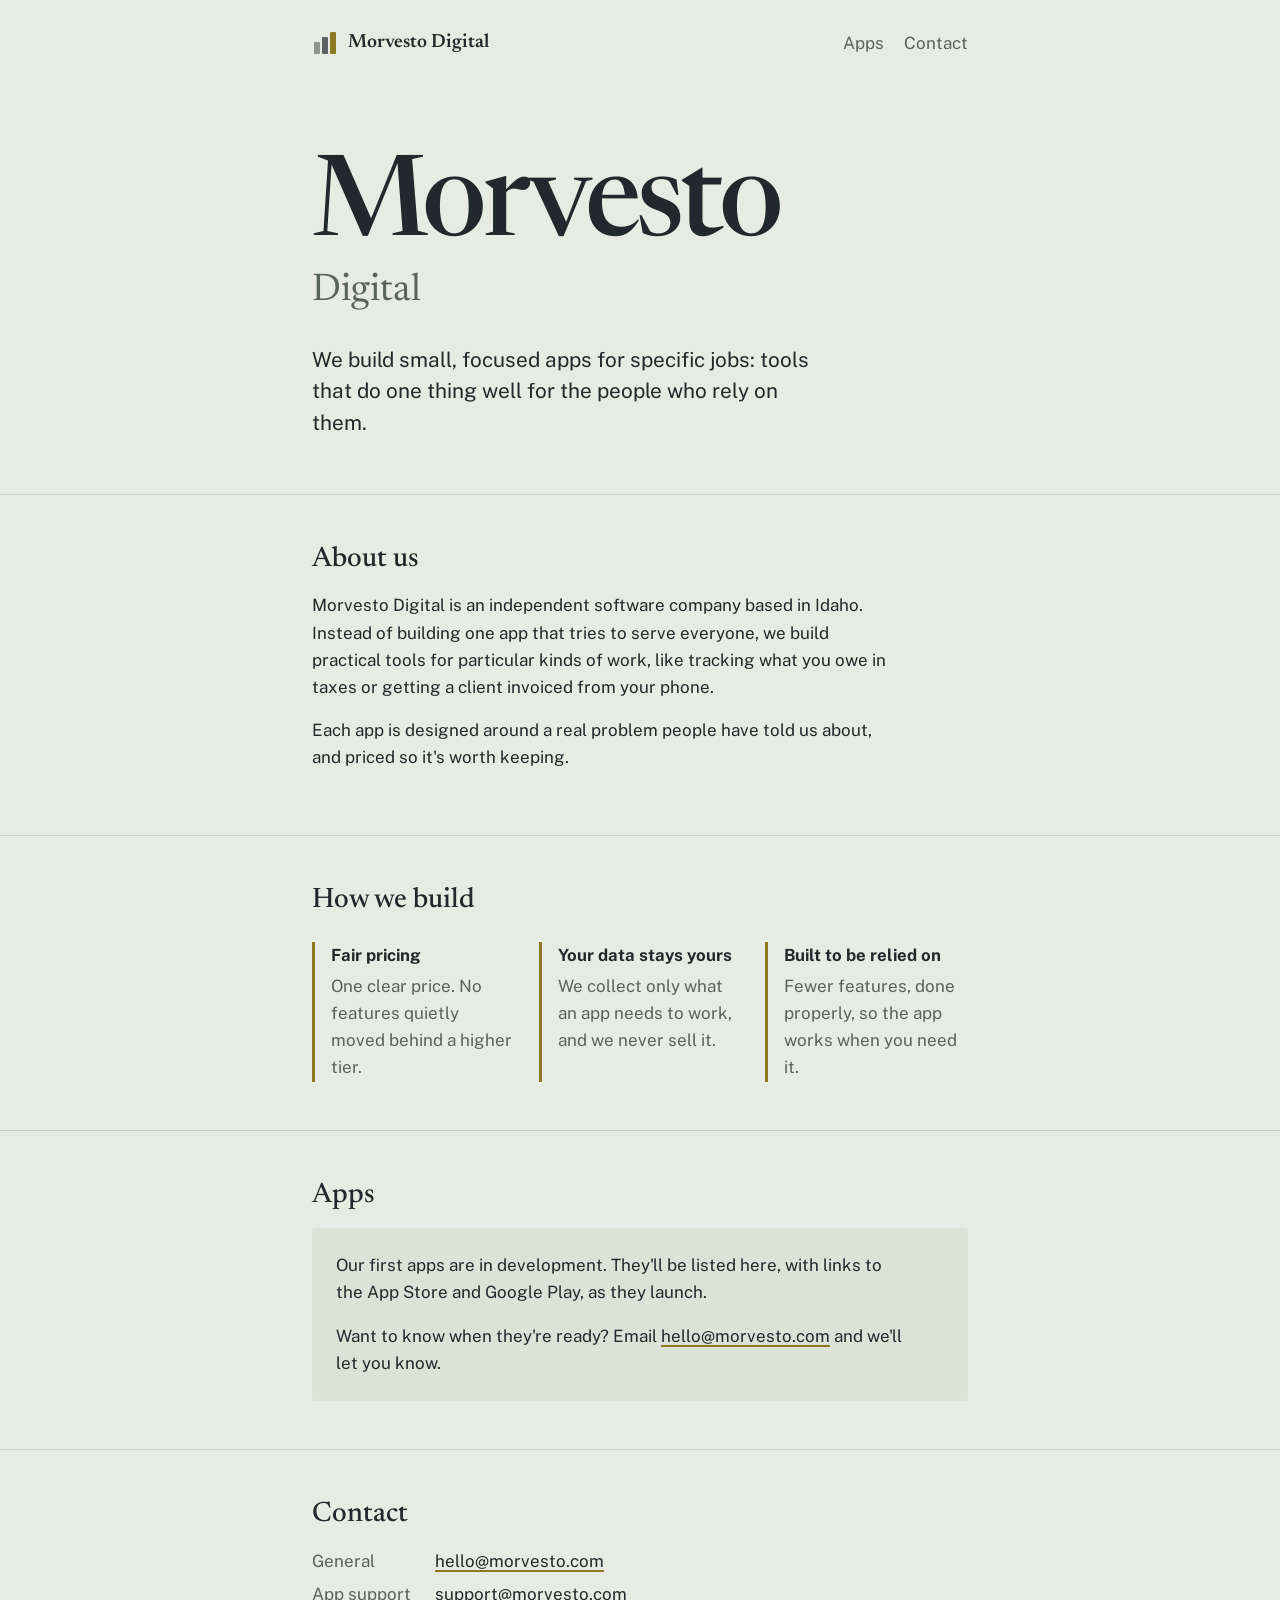
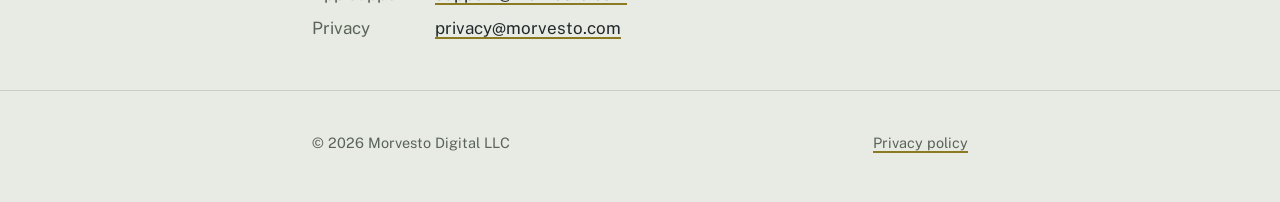
<file: index.html>
<!doctype html>
<html lang="en">
<head>
<meta charset="utf-8"><meta name="viewport" content="width=device-width, initial-scale=1"><link rel="preconnect" href="https://fonts.googleapis.com"><link rel="preconnect" href="https://fonts.gstatic.com" crossorigin><link href="https://fonts.googleapis.com/css2?family=Newsreader:opsz,wght@6..72,400;6..72,500;6..72,600&family=Public+Sans:wght@400;600&display=swap" rel="stylesheet"><link rel="stylesheet" href="styles.css">
<title>Morvesto Digital LLC | Focused apps for specific jobs</title>
<meta name="description" content="Morvesto Digital is an independent software company in Idaho building focused, fairly priced apps for specific kinds of work.">
<link rel="icon" href="data:image/svg+xml,%3Csvg xmlns='http://www.w3.org/2000/svg' viewBox='0 0 26 26'%3E%3Crect x='2' y='12' width='6' height='12' rx='1' fill='%2322282B' opacity='.5'/%3E%3Crect x='10' y='7' width='6' height='17' rx='1' fill='%2322282B' opacity='.75'/%3E%3Crect x='18' y='2' width='6' height='22' rx='1' fill='%238C7A22'/%3E%3C/svg%3E">
</head>
<body>
<header class="site"><div class="wrap">
  <a class="mark" href="/"><svg viewBox="0 0 26 26" aria-hidden="true"><rect x="2" y="12" width="6" height="12" rx="1" fill="currentColor" opacity=".45"/><rect x="10" y="7" width="6" height="17" rx="1" fill="currentColor" opacity=".7"/><rect x="18" y="2" width="6" height="22" rx="1" fill="#8C7A22"/></svg> Morvesto Digital</a>
  <nav><a href="#apps">Apps</a><a href="#contact">Contact</a></nav>
</div></header>

<main>
<div class="hero"><div class="wrap">
  <h1 class="wordmark">Morvesto<span>Digital</span></h1>
  <p class="lede">We build small, focused apps for specific jobs: tools that do one thing well for the people who rely on them.</p>
</div></div>

<section id="about"><div class="wrap">
  <h2>About us</h2>
  <p>Morvesto Digital is an independent software company based in Idaho. Instead of building one app that tries to serve everyone, we build practical tools for particular kinds of work, like tracking what you owe in taxes or getting a client invoiced from your phone.</p>
  <p>Each app is designed around a real problem people have told us about, and priced so it's worth keeping.</p>
</div></section>

<section id="approach"><div class="wrap">
  <h2>How we build</h2>
  <div class="principles">
    <div><h3>Fair pricing</h3><p>One clear price. No features quietly moved behind a higher tier.</p></div>
    <div><h3>Your data stays yours</h3><p>We collect only what an app needs to work, and we never sell it.</p></div>
    <div><h3>Built to be relied on</h3><p>Fewer features, done properly, so the app works when you need it.</p></div>
  </div>
</div></section>

<section id="apps"><div class="wrap">
  <h2>Apps</h2>
  <div class="status">
    <p>Our first apps are in development. They'll be listed here, with links to the App Store and Google Play, as they launch.</p>
    <p>Want to know when they're ready? Email <a href="mailto:hello@morvesto.com?subject=Let%20me%20know%20when%20apps%20launch">hello@morvesto.com</a> and we'll let you know.</p>
  </div>
</div></section>

<section id="contact" class="contact"><div class="wrap">
  <h2>Contact</h2>
  <dl>
    <dt>General</dt><dd><a href="mailto:hello@morvesto.com">hello@morvesto.com</a></dd>
    <dt>App support</dt><dd><a href="mailto:support@morvesto.com">support@morvesto.com</a></dd>
    <dt>Privacy</dt><dd><a href="mailto:privacy@morvesto.com">privacy@morvesto.com</a></dd>
  </dl>
</div></section>
</main>

<footer><div class="wrap">
  <span>&copy; 2026 Morvesto Digital LLC</span>
  <span><a href="privacy.html">Privacy policy</a></span>
</div></footer>
</body>
</html>
</file>
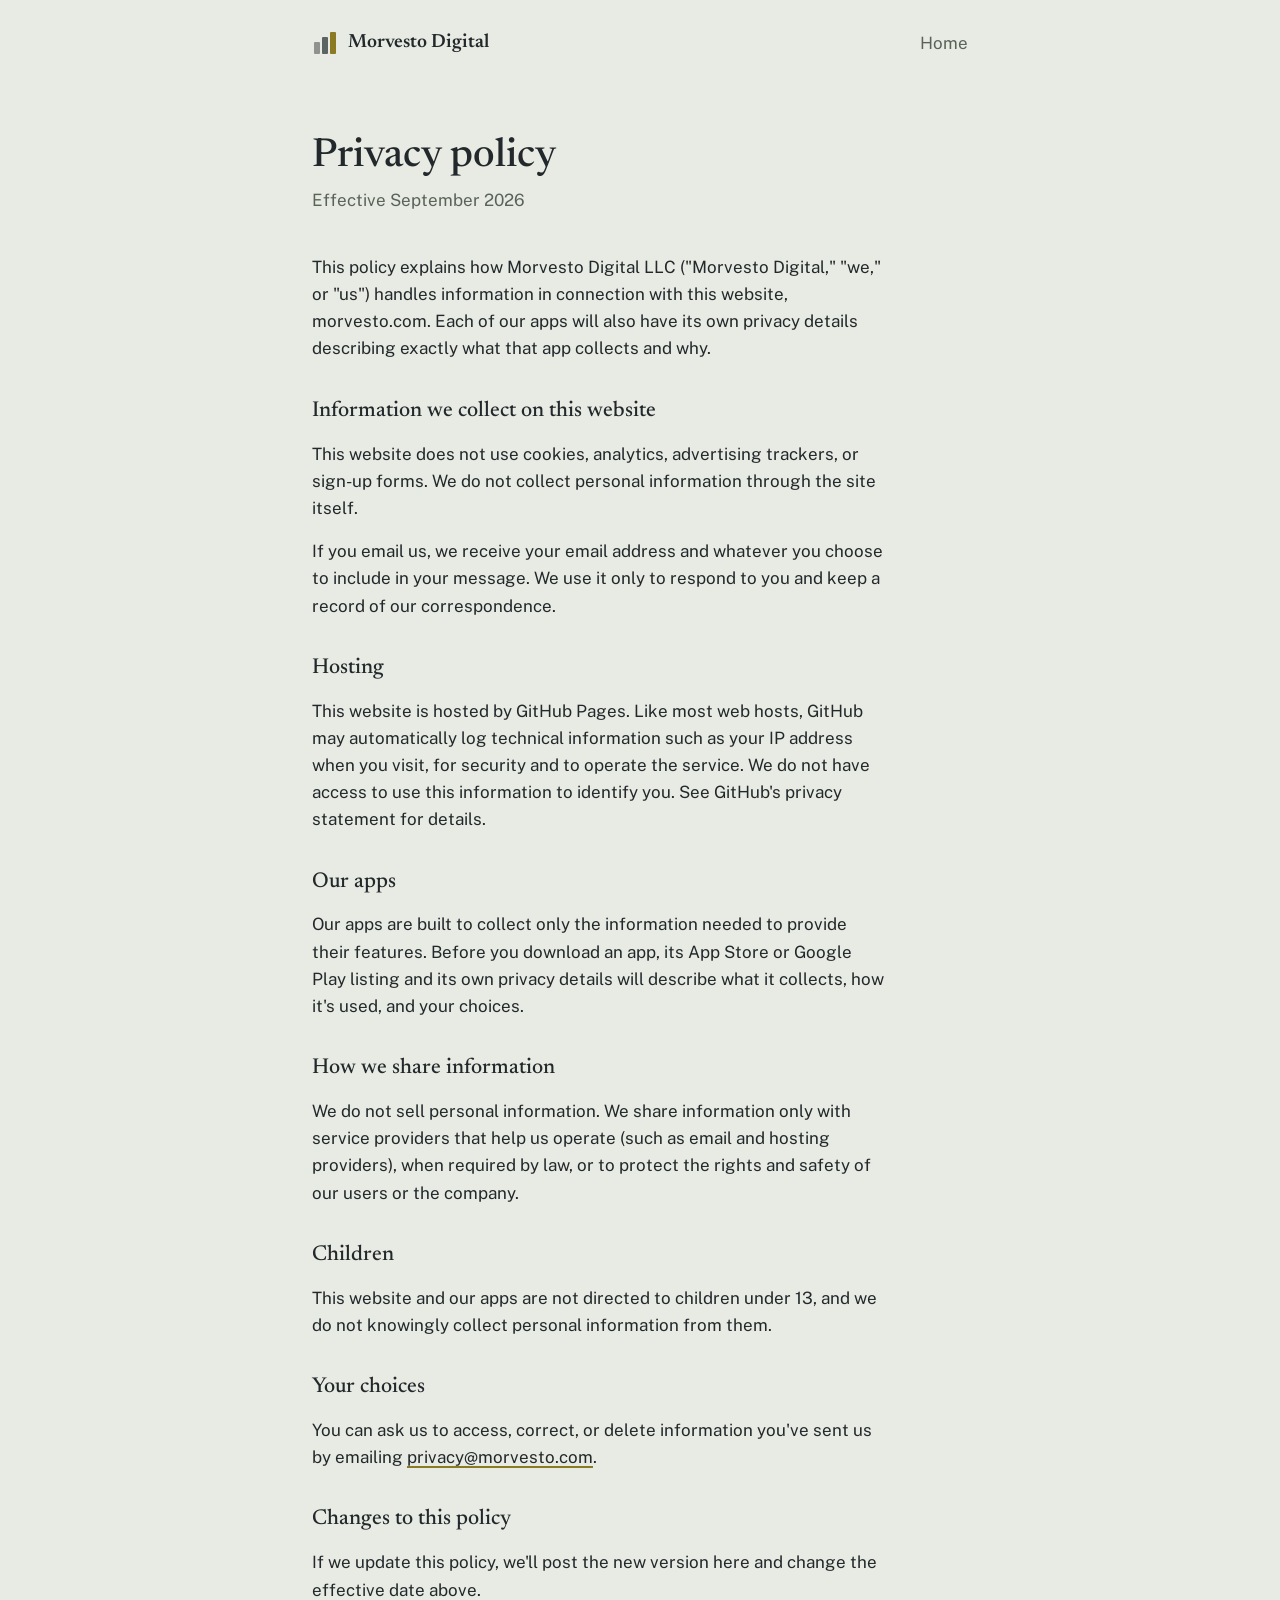
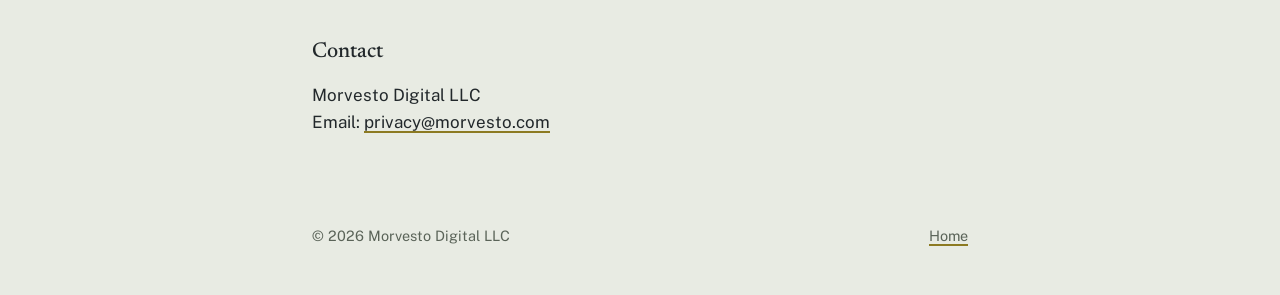
<file: privacy.html>
<!doctype html>
<html lang="en">
<head>
<meta charset="utf-8"><meta name="viewport" content="width=device-width, initial-scale=1"><link rel="preconnect" href="https://fonts.googleapis.com"><link rel="preconnect" href="https://fonts.gstatic.com" crossorigin><link href="https://fonts.googleapis.com/css2?family=Newsreader:opsz,wght@6..72,400;6..72,500;6..72,600&family=Public+Sans:wght@400;600&display=swap" rel="stylesheet"><link rel="stylesheet" href="styles.css">
<title>Privacy policy | Morvesto Digital LLC</title>
<link rel="icon" href="data:image/svg+xml,%3Csvg xmlns='http://www.w3.org/2000/svg' viewBox='0 0 26 26'%3E%3Crect x='2' y='12' width='6' height='12' rx='1' fill='%2322282B' opacity='.5'/%3E%3Crect x='10' y='7' width='6' height='17' rx='1' fill='%2322282B' opacity='.75'/%3E%3Crect x='18' y='2' width='6' height='22' rx='1' fill='%238C7A22'/%3E%3C/svg%3E">
</head>
<body>
<header class="site"><div class="wrap">
  <a class="mark" href="/"><svg viewBox="0 0 26 26" aria-hidden="true"><rect x="2" y="12" width="6" height="12" rx="1" fill="currentColor" opacity=".45"/><rect x="10" y="7" width="6" height="17" rx="1" fill="currentColor" opacity=".7"/><rect x="18" y="2" width="6" height="22" rx="1" fill="#8C7A22"/></svg> Morvesto Digital</a>
  <nav><a href="/">Home</a></nav>
</div></header>
<main class="doc"><div class="wrap">
  <h1>Privacy policy</h1>
  <p class="meta">Effective September 2026</p>

  <p>This policy explains how Morvesto Digital LLC ("Morvesto Digital," "we," or "us") handles information in connection with this website, morvesto.com. Each of our apps will also have its own privacy details describing exactly what that app collects and why.</p>

  <h2>Information we collect on this website</h2>
  <p>This website does not use cookies, analytics, advertising trackers, or sign-up forms. We do not collect personal information through the site itself.</p>
  <p>If you email us, we receive your email address and whatever you choose to include in your message. We use it only to respond to you and keep a record of our correspondence.</p>

  <h2>Hosting</h2>
  <p>This website is hosted by GitHub Pages. Like most web hosts, GitHub may automatically log technical information such as your IP address when you visit, for security and to operate the service. We do not have access to use this information to identify you. See GitHub's privacy statement for details.</p>

  <h2>Our apps</h2>
  <p>Our apps are built to collect only the information needed to provide their features. Before you download an app, its App Store or Google Play listing and its own privacy details will describe what it collects, how it's used, and your choices.</p>

  <h2>How we share information</h2>
  <p>We do not sell personal information. We share information only with service providers that help us operate (such as email and hosting providers), when required by law, or to protect the rights and safety of our users or the company.</p>

  <h2>Children</h2>
  <p>This website and our apps are not directed to children under 13, and we do not knowingly collect personal information from them.</p>

  <h2>Your choices</h2>
  <p>You can ask us to access, correct, or delete information you've sent us by emailing <a href="mailto:privacy@morvesto.com">privacy@morvesto.com</a>.</p>

  <h2>Changes to this policy</h2>
  <p>If we update this policy, we'll post the new version here and change the effective date above.</p>

  <h2>Contact</h2>
  <p>Morvesto Digital LLC<br>Email: <a href="mailto:privacy@morvesto.com">privacy@morvesto.com</a></p>
</div></main>
<footer><div class="wrap">
  <span>&copy; 2026 Morvesto Digital LLC</span>
  <span><a href="/">Home</a></span>
</div></footer>
</body>
</html>
</file>
<file: styles.css>
:root{
  --paper:#E8EBE3;      /* sage paper */
  --ink:#22282B;        /* basalt */
  --muted:#5A6358;      /* sagebrush shadow */
  --line:#C9CFC2;
  --lichen:#8C7A22;     /* lichen gold accent */
  --panel:#DDE2D6;
  --maxw:44rem;
}
@media (prefers-color-scheme: dark){
  :root{--paper:#1E2325;--ink:#E4E8DF;--muted:#A4AD9F;--line:#3A4245;--lichen:#CDB75A;--panel:#262C2E;}
}
*{box-sizing:border-box}
html{-webkit-text-size-adjust:100%}
body{margin:0;background:var(--paper);color:var(--ink);
  font-family:"Public Sans",system-ui,-apple-system,"Segoe UI",sans-serif;
  font-size:1.0625rem;line-height:1.6}
a{color:inherit;text-decoration-color:var(--lichen);text-underline-offset:.2em;text-decoration-thickness:2px}
a:hover{color:var(--lichen)}
a:focus-visible{outline:3px solid var(--lichen);outline-offset:3px;border-radius:2px}
.wrap{max-width:var(--maxw);margin:0 auto;padding:0 1.5rem}
header.site{padding:1.75rem 0}
header.site .wrap{display:flex;justify-content:space-between;align-items:center;gap:1rem}
.mark{display:flex;align-items:center;gap:.6rem;text-decoration:none;font-family:"Newsreader",Georgia,serif;font-size:1.2rem;font-weight:600}
.mark svg{width:26px;height:26px}
nav a{margin-left:1.25rem;text-decoration:none;color:var(--muted)}
nav a:hover{color:var(--ink)}
.hero{padding:4.5rem 0 3.5rem;border-bottom:1px solid var(--line)}
.wordmark{font-family:"Newsreader",Georgia,serif;font-weight:500;font-size:clamp(3.4rem,13vw,7rem);
  line-height:.9;letter-spacing:-.035em;margin:0}
.wordmark span{display:block;font-size:.34em;letter-spacing:0;font-weight:400;color:var(--muted);margin-top:.9rem}
.lede{font-size:1.3rem;line-height:1.5;max-width:32rem;margin:2.25rem 0 0}
section{padding:3rem 0;border-bottom:1px solid var(--line)}
h2{font-family:"Newsreader",Georgia,serif;font-weight:500;font-size:1.75rem;line-height:1.2;margin:0 0 1rem}
h3{font-size:1.05rem;margin:0 0 .25rem}
p{margin:0 0 1rem;max-width:36rem}
.principles{display:grid;gap:1.5rem;margin-top:1.5rem}
.principles div{border-left:3px solid var(--lichen);padding-left:1rem}
.principles p{color:var(--muted);margin:0}
.status{background:var(--panel);padding:1.5rem;border-radius:4px}
.status p:last-child{margin:0}
.contact dl{display:grid;grid-template-columns:max-content 1fr;gap:.4rem 1.5rem;margin:0}
.contact dt{color:var(--muted)}
.contact dd{margin:0}
footer{padding:2.5rem 0 3rem;color:var(--muted);font-size:.9rem}
footer .wrap{display:flex;flex-wrap:wrap;justify-content:space-between;gap:.75rem}
/* policy pages */
.doc{padding:3rem 0 2rem}
.doc h1{font-family:"Newsreader",Georgia,serif;font-weight:500;font-size:2.5rem;line-height:1.1;margin:0 0 .5rem}
.doc .meta{color:var(--muted);margin-bottom:2.5rem}
.doc h2{font-size:1.35rem;margin-top:2.25rem}
.doc ul{padding-left:1.25rem;max-width:36rem}
.doc li{margin-bottom:.4rem}
@media (min-width:640px){.principles{grid-template-columns:1fr 1fr 1fr}}
@media (prefers-reduced-motion:no-preference){
  .hero .wordmark{animation:rise .8s ease-out both}
  @keyframes rise{from{opacity:0;transform:translateY(10px)}to{opacity:1;transform:none}}
}
</file>
